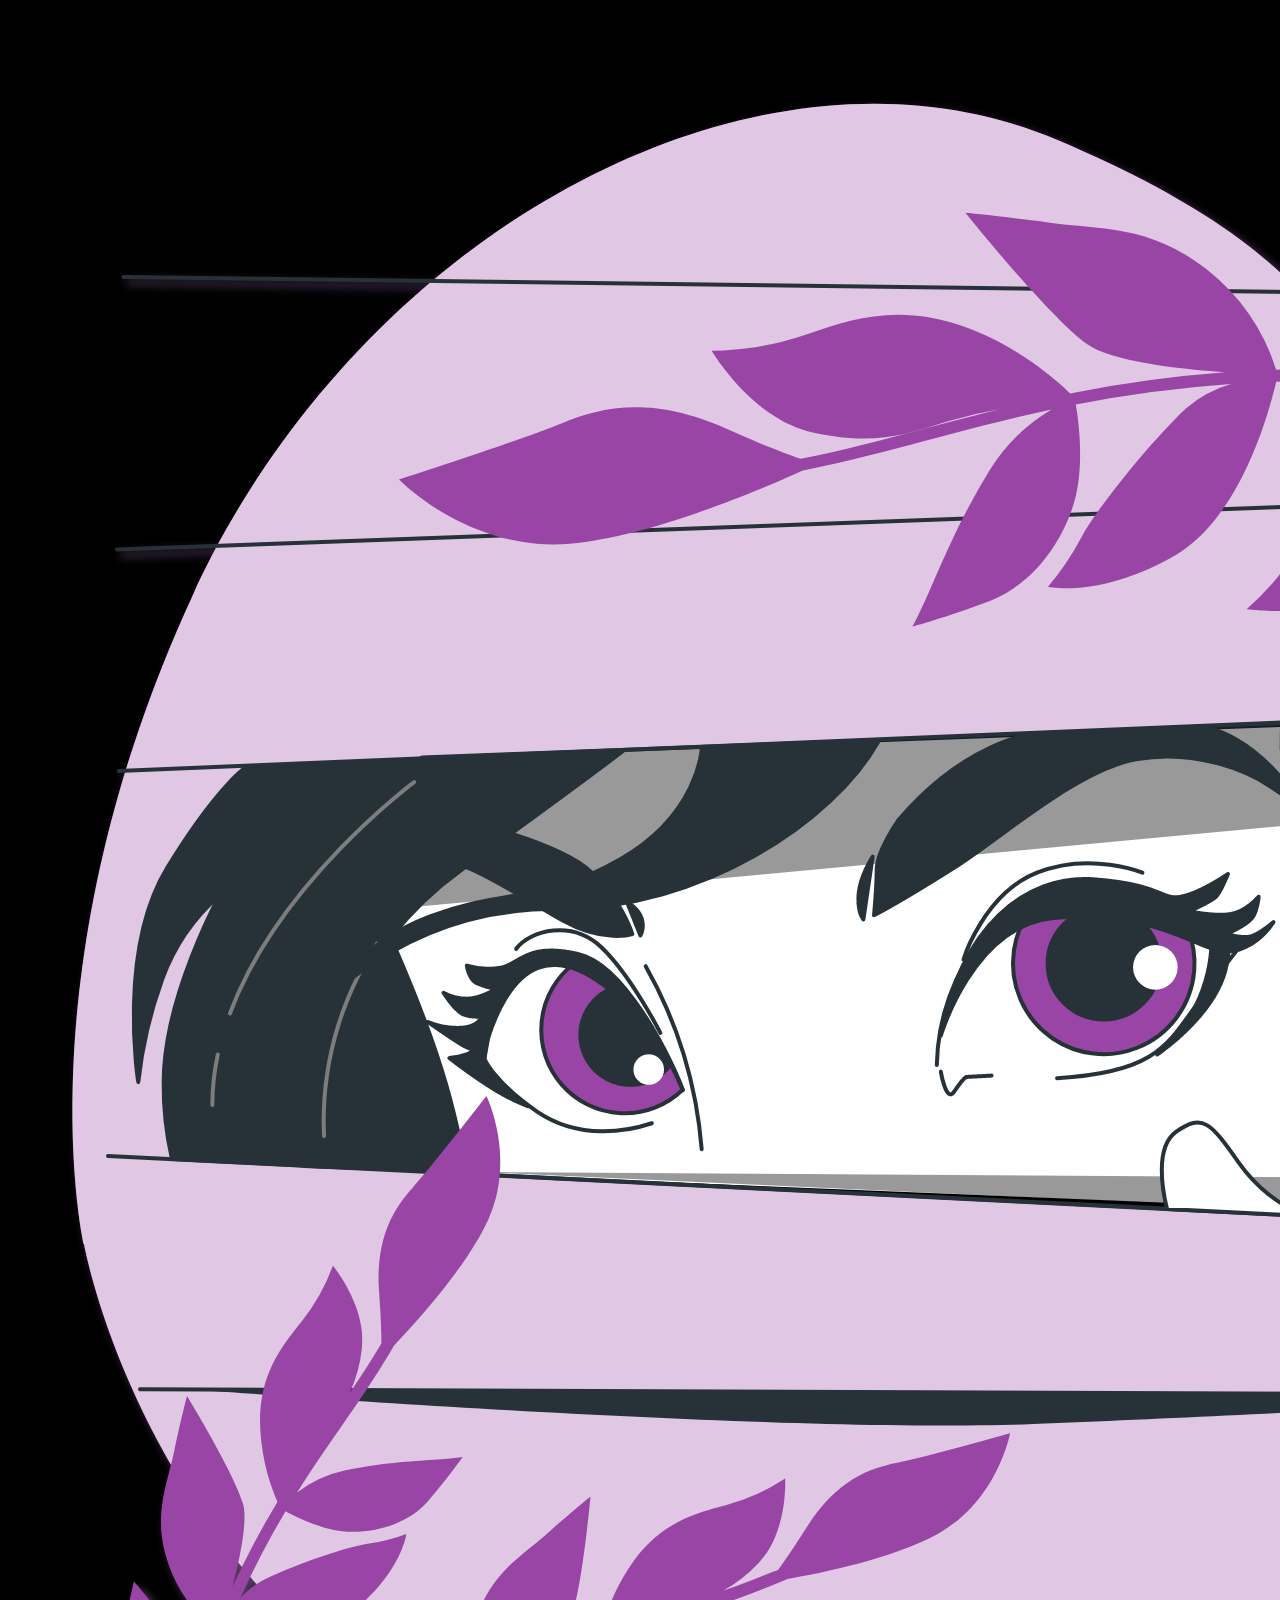
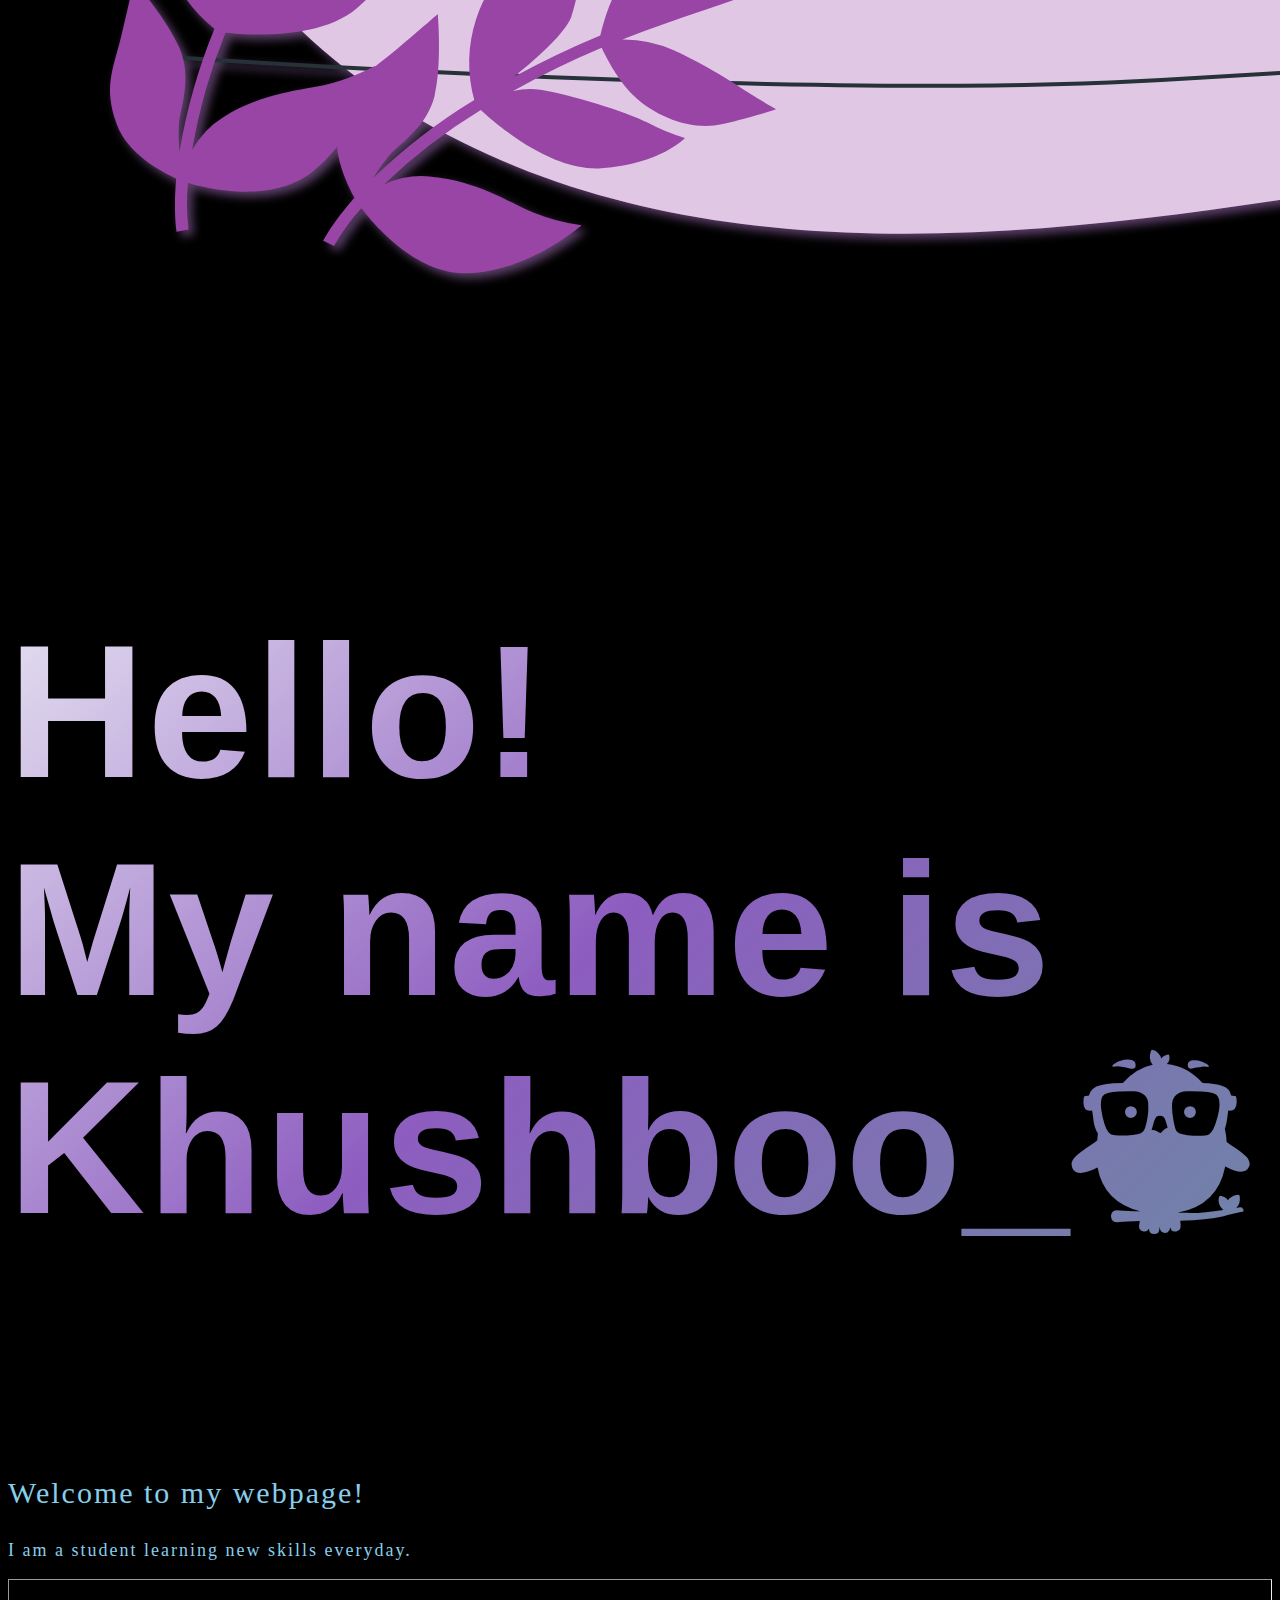
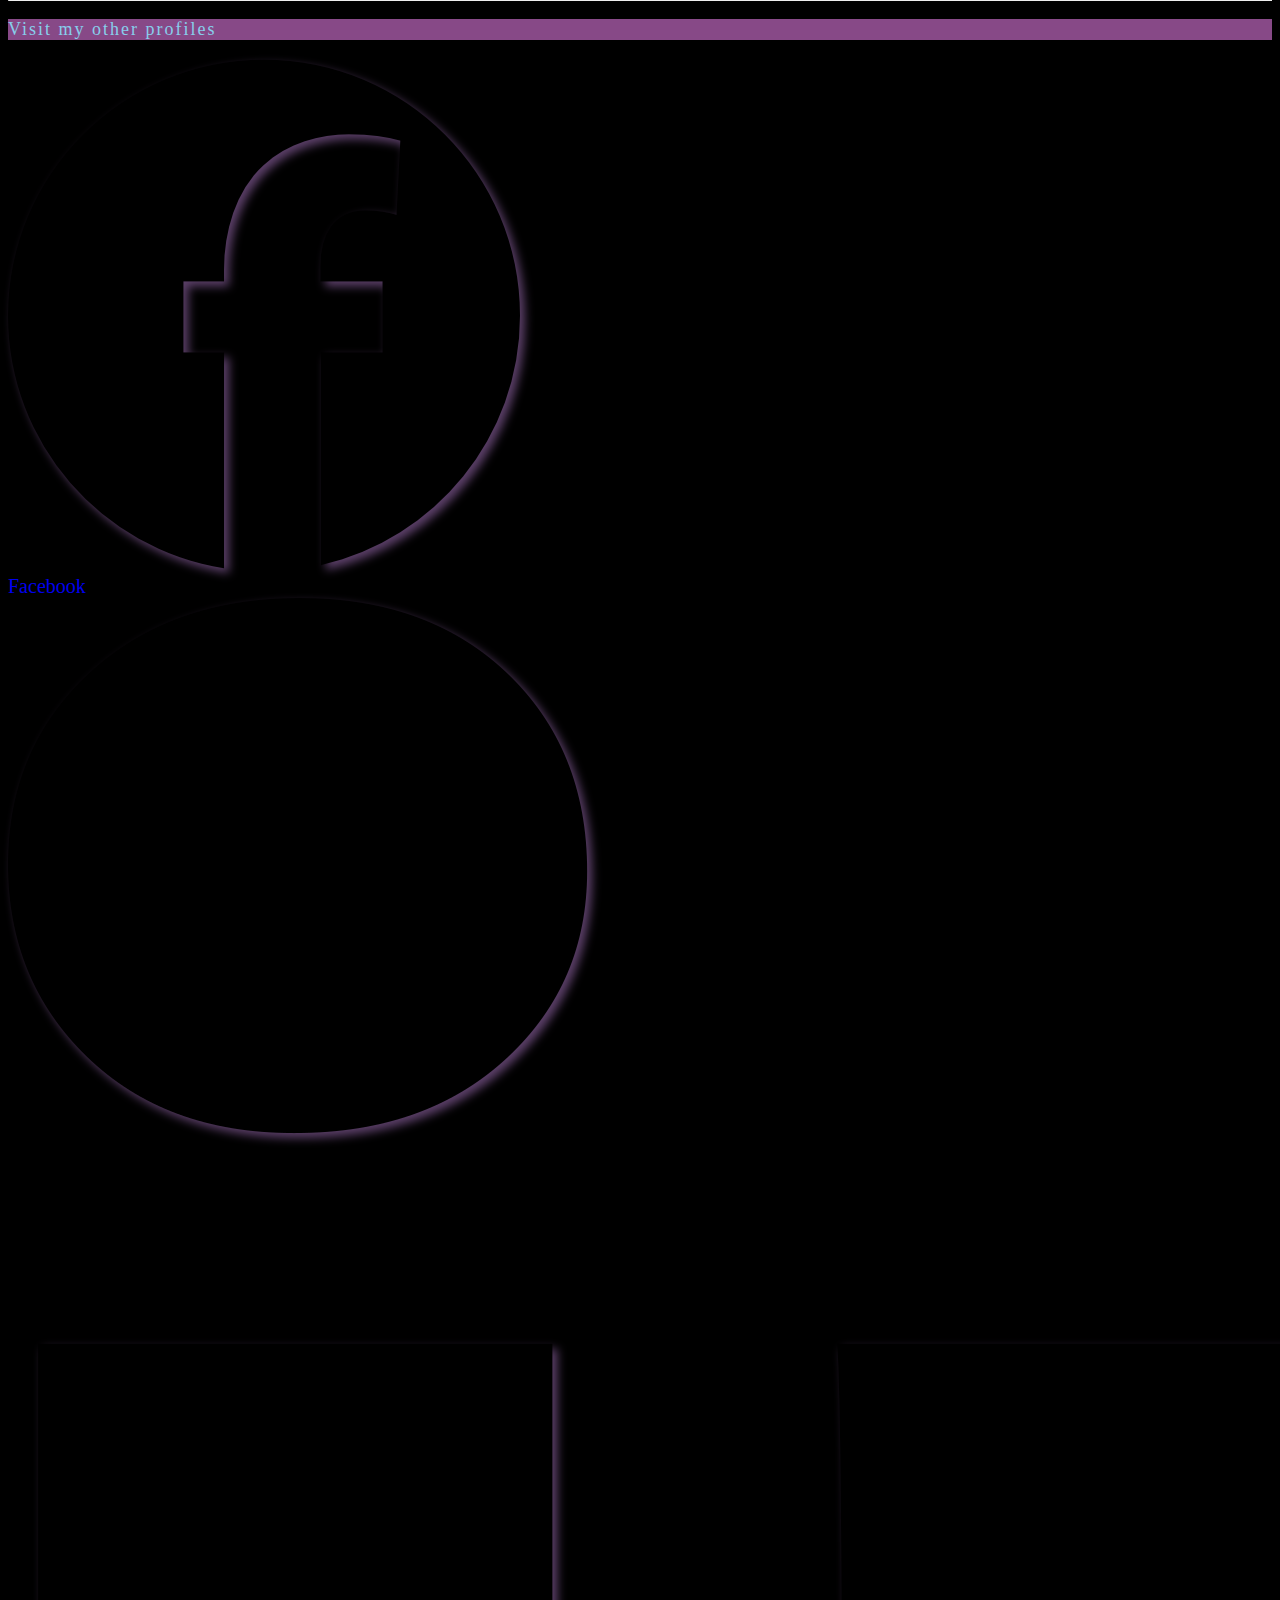
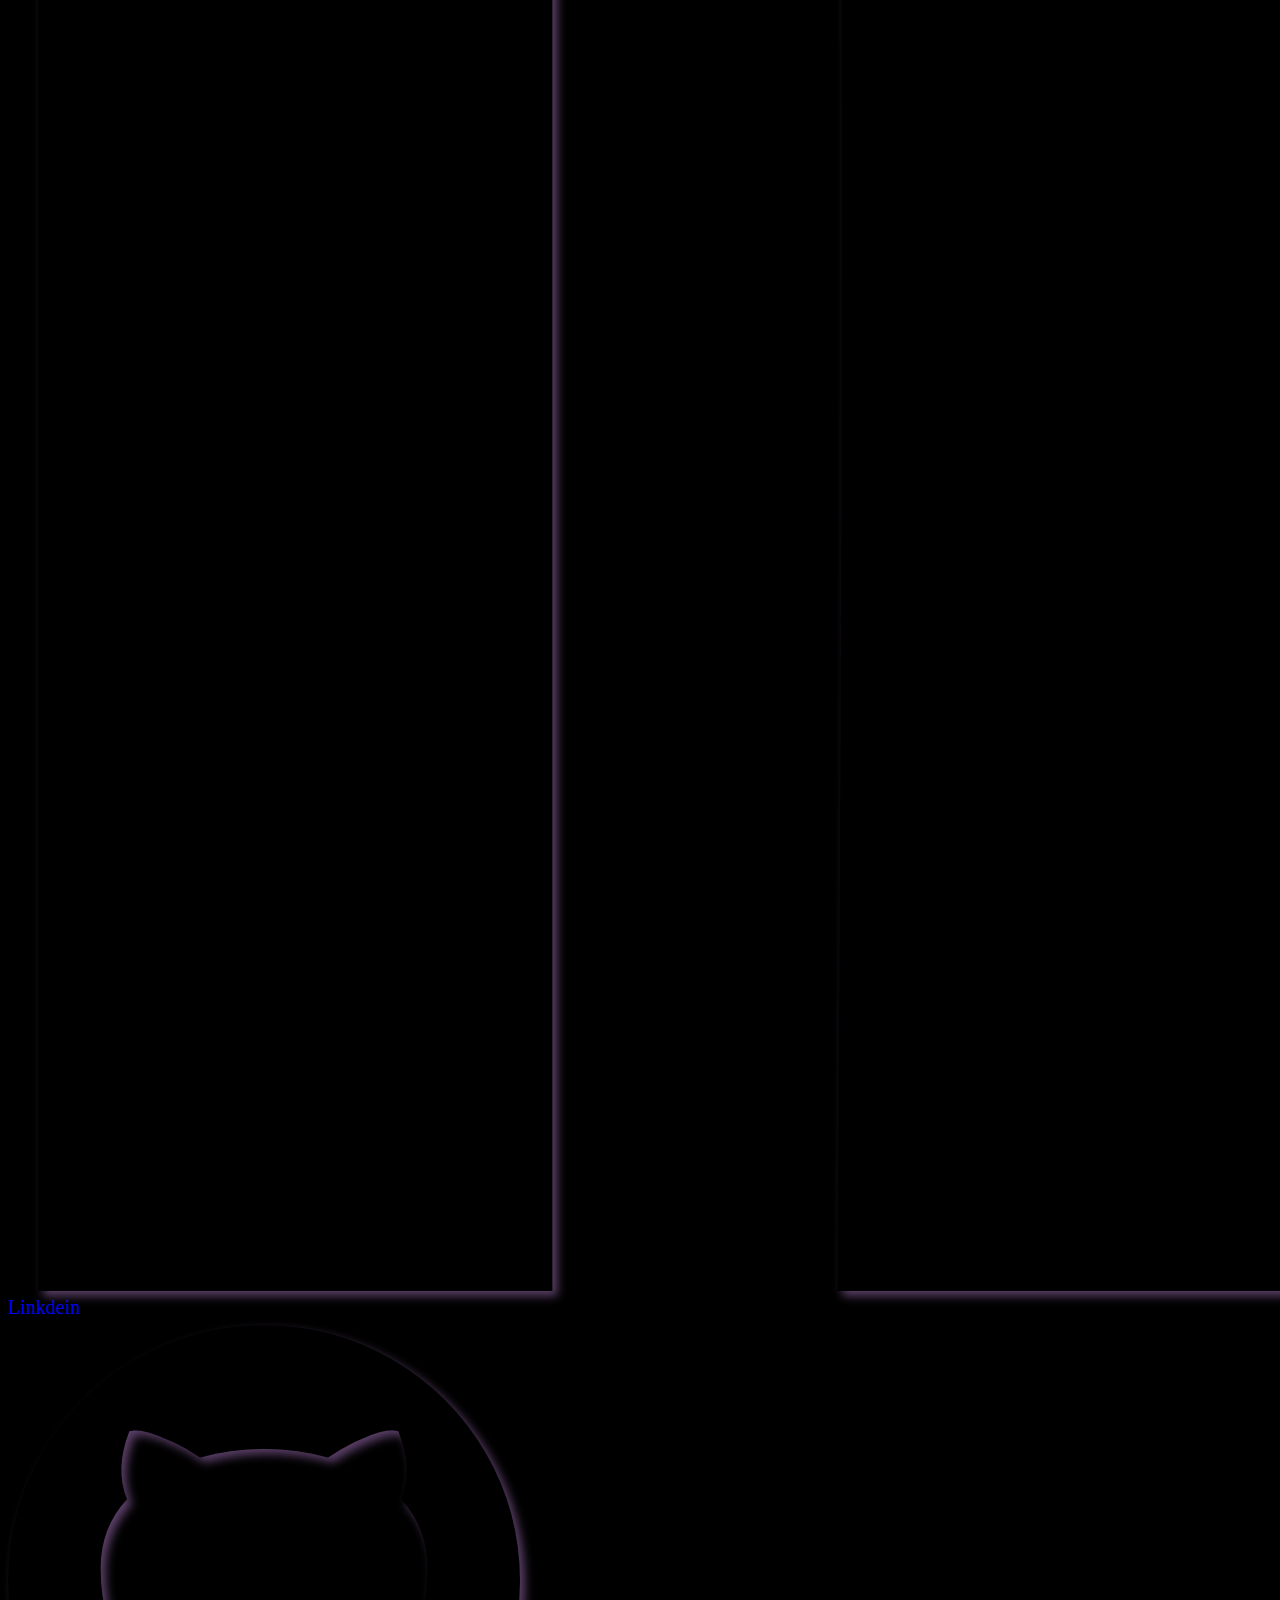
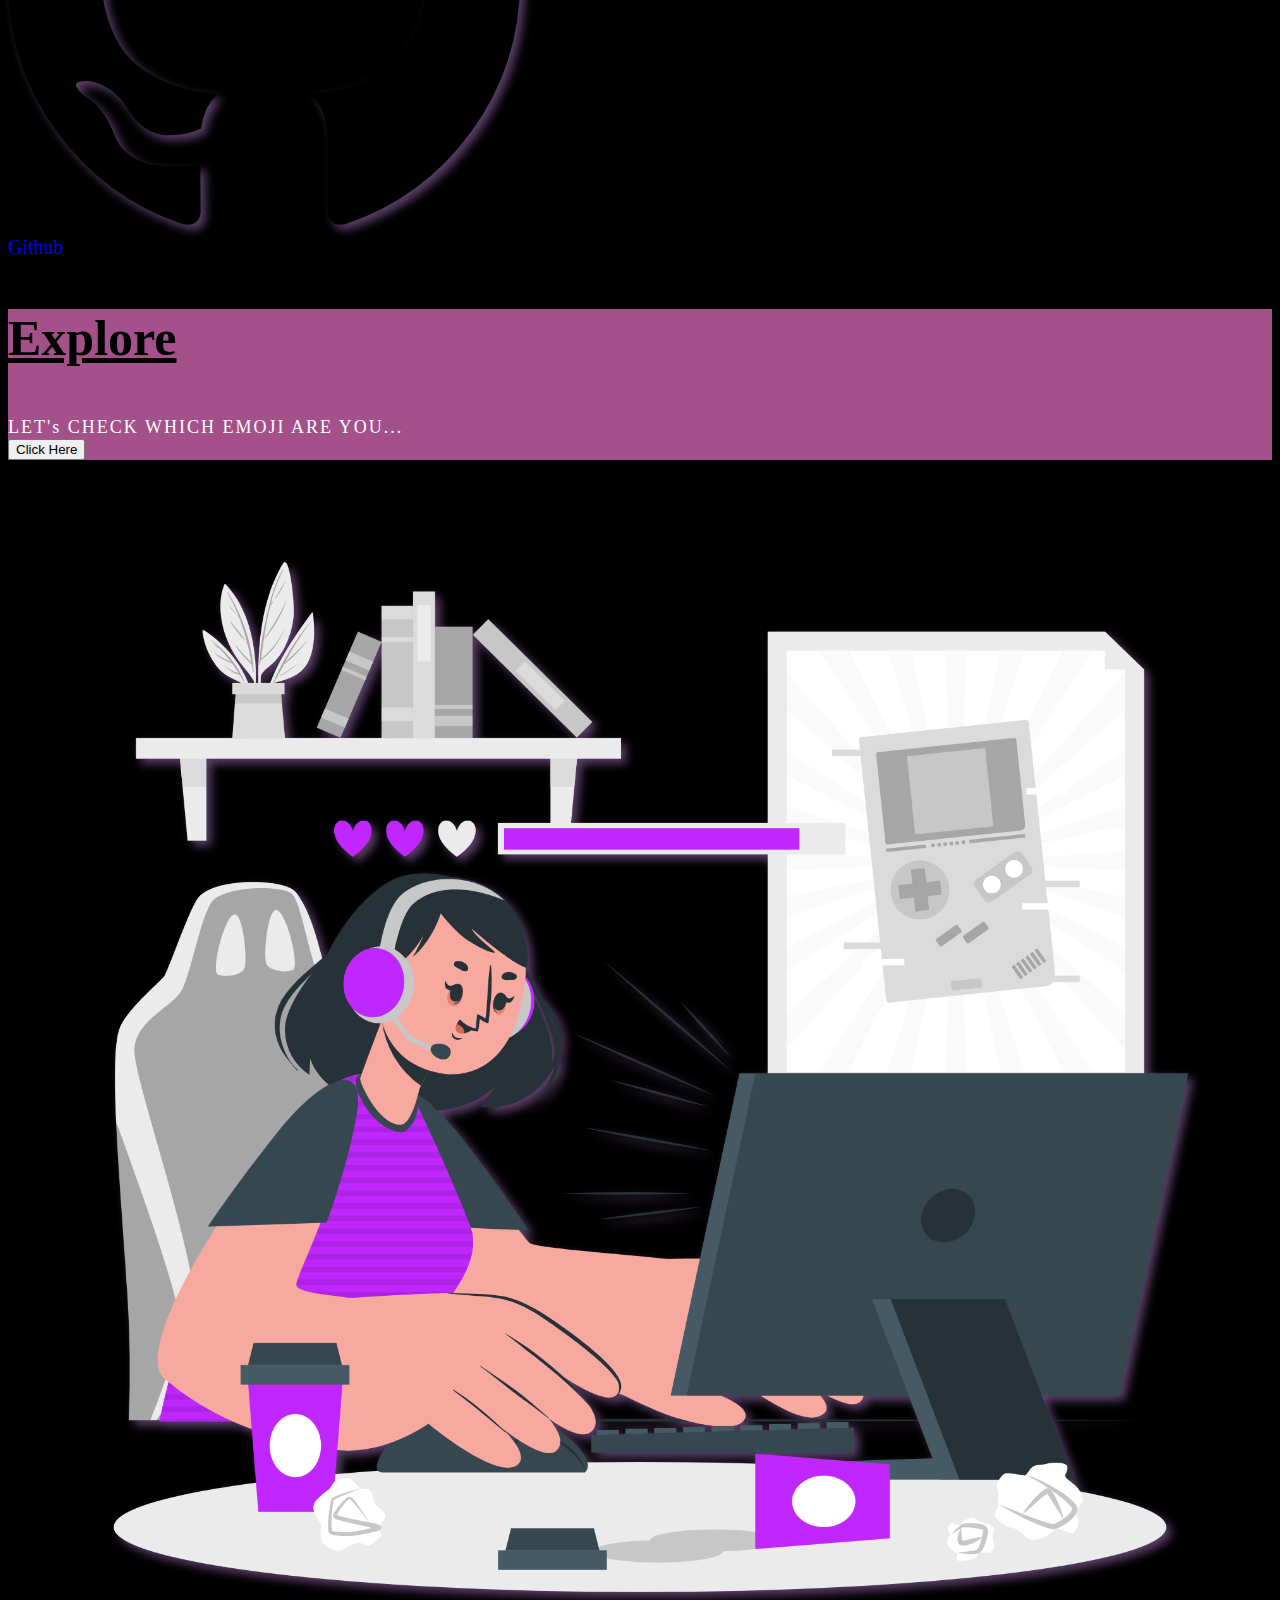
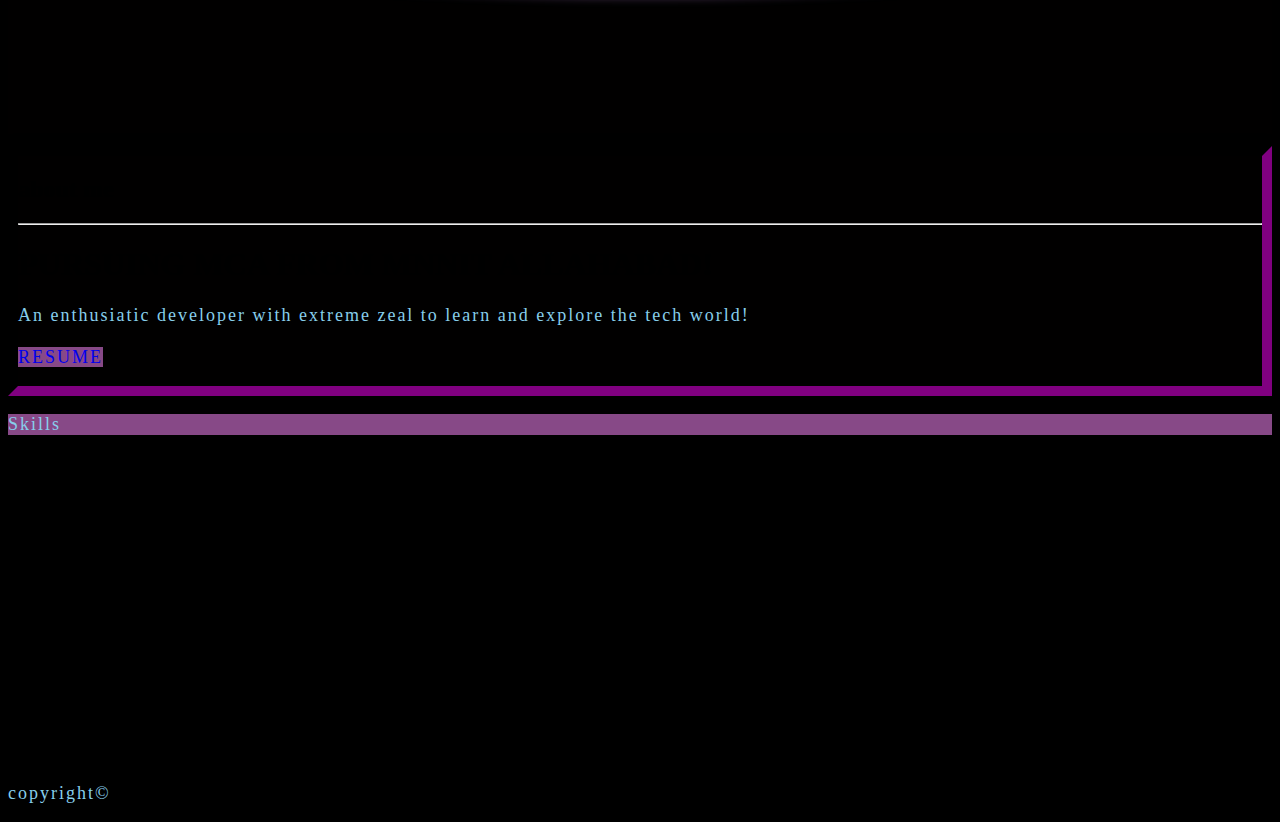
<file: index.html>
<!DOCTYPE html>
<html lang="en">

<head>
    <meta charset="UTF-8">
    <meta http-equiv="X-UA-Compatible" content="IE=edge">
    <meta name="viewport" content="width=device-width, initial-scale=1.0">
    <link rel="stylesheet" href="style.css">
    <link href="https://cdn.jsdelivr.net/npm/bootstrap@5.0.2/dist/css/bootstrap.min.css" rel="stylesheet"
        integrity="sha384-EVSTQN3/azprG1Anm3QDgpJLIm9Nao0Yz1ztcQTwFspd3yD65VohhpuuCOmLASjC" crossorigin="anonymous">
    <link rel="stylesheet" href="https://cdnjs.cloudflare.com/ajax/libs/font-awesome/5.15.3/css/all.min.css">
    
    <title>Document</title>
</head>
 
<body>

    <div class="container-fluid p-5 nav">
        <div class="row">
            <div class="col-md-4 ">
                <img src="Eyes-bro.png" alt="" srcset="" class="h-100 w-75 firstImage">
            </div>
            <div class="col-md-8 p-sm-1 headingContainer">
                <p class="heading display-5 fw-bold mt-2 animate-charcter"> 
                 Hello! <br> My name is <b style="color: white;">Khushboo_<i class="fab fa-earlybirds icon"></i> </b> 
             </p>
                <p style="font-size: 30px;"> <b>Welcome to my webpage!</b> </p>
                <p>I am a student learning new skills everyday.</p>
                <hr style="height: 20px;color: skyblue;">
                
            </div>
        </div>
    </div>

    <div class="container-fluid bg-dark p-3">
        <div class="row text-center justify-content-center text-light p-2">
            <p class="text-center text-light display-6 p-3 w-100 fw-normal pt-2" style="background-color: rgb(135, 73, 135);">Visit my other profiles</p>
            <div class="col-md-3 p-3 profileLinks">
                <img src="fb.png" alt="" class="h-70 w-25">
                <br>
                <a href="https://www.facebook.com/profile.php?id=100035310024352">Facebook</a> </div>
            <div class="col-md-3 p-3 profileLinks">
                <img src="ln.png" alt="" class="h-70 w-25">
                <br>
                <a href="https://www.linkedin.com/in/khushboo-kumari-4a29021ba/">Linkdein</a></div>
            <div class="col-md-3 p-3 profileLinks">
                <img src="github.png" alt="" class="h-70 w-25">
                <br>
                <a href="https://github.com/khushboo23-svg">Github</a></div>
        </div>
    </div>

    <div class="container-fluid belowNav p-3">
        <h3 class="text-center explore mb-2">Explore</h3>
        <div class="row justify-content-center my-5">
            <div class="col-md-8 justify-content-center">
                <p class="text-center display-6" style="color: white;">LET's CHECK WHICH EMOJI ARE YOU... <br> <a href="nameEmoji.html"><button class="btn btn-outline-light mb-0 mt-5">Click Here</button></a></p>
            </div>
        </div>
    </div>

    <div class="container-fluid about">
        <div class="row justify-content-evenly p-5 aboutbg">
            <div class="col-md-4">
                <img src="i.png" alt="" class="i">
            </div>
            <div class="col-lg-6 aboutme my-5 p-lg-5 p-md-1 p-sm-0 col-sm-12">
                <h2 class="text-center text-capitalize text-light">about me</h2>
                <hr class="text-light">
                <h1 class="text-center">PURSUING MCA FROM MNNIT ALLAHABAD!</h1>
                <p class="text-center p-3">An enthusiatic developer with extreme zeal to learn and explore the tech world! <br> <br>
                    <a href="file:///C:/Users/KHUSHBOO%20KUMARI/Downloads/Khushboo's%20Resume%20(3)%20(3).pdf" download="newfilename" style="text-decoration: none; background-color: rgb(135, 73, 135);" class="text-light p-2 mb-5 mt-3" >RESUME</a>
                </p>
                
            </div>
        </div>
    </div>

    

    
    <div class="container-fluid">
        <div class="row text-center justify-content-center">
            <div class="col-md-12">
                <p class="text-center display-6 fw-normal text-light w-100" style="background-color: rgb(135, 73, 135);">Skills</p>
            </div>
            <div class="col-md-3 text-light text-center bg-dark p-3 m-2">
                <h2>HTML</h2>
            </div>
            <div class="col-md-3 text-light text-center bg-dark p-3 m-2">
                <h2>CSS</h2>
            </div>
            <div class="col-md-3 text-light text-center bg-dark p-3 m-2">
                <h2>JAVASCRIPT</h2>
            </div>
            <div class="col-md-3 text-light text-center bg-dark p-3 m-2">
                <h2>BOOTSTRAP</h2>
            </div>
            <div class="col-md-3 text-light text-center bg-dark p-3 m-2">
                <h2>NODEJS</h2>
            </div>
            <div class="col-md-3 text-light text-center bg-dark p-3 m-2">
                <h2>MONGODB</h2>
            </div>
            <div class="col-md-3 text-light text-center bg-dark p-3 m-2">
                <h2>PROBLEM SOLVING</h2>
            </div>
        </div>
    </div>

     

    <div class="container-fluid p-2 footer">
        <div class="row">
            <p class="col-lg-6 col-md-4">
                copyright© 
            </p>
        </div>
    </div>
</body>

</html>
</file>
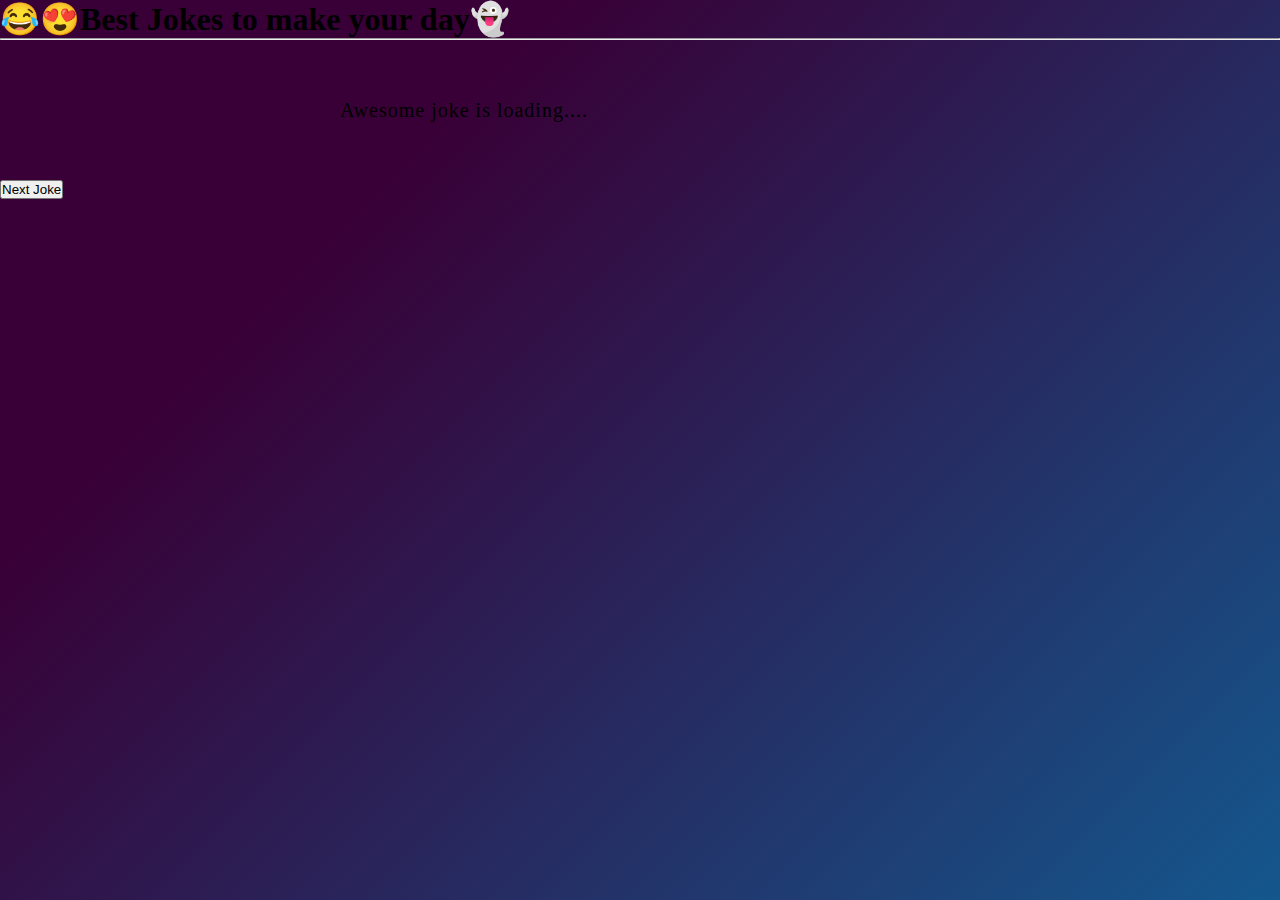
<file: jokes.html>
<!DOCTYPE html>
<html lang="en">

<head>
    <meta charset="UTF-8">
    <meta http-equiv="X-UA-Compatible" content="IE=edge">
    <meta name="viewport" content="width=device-width, initial-scale=1.0">
    <link href="https://cdn.jsdelivr.net/npm/bootstrap@5.1.0/dist/css/bootstrap.min.css" rel="stylesheet"
        integrity="sha384-KyZXEAg3QhqLMpG8r+8fhAXLRk2vvoC2f3B09zVXn8CA5QIVfZOJ3BCsw2P0p/We" crossorigin="anonymous">
    <title>Document</title>
    <style>
        * {
            margin: 0;
            padding: 0;
        }

        body {
            background-color: rgba(8, 8, 70, 0.932);
            background-image: linear-gradient(315deg, #14578d 0%, #380036 74%);
            height: 100vh;
            justify-content: center;
            align-items: center;
        }


        .joke {
            font-size: 20px;
            letter-spacing: 1px;
            line-height: 40px;
            margin: 50px auto;
            max-width: 600px;
        }
    </style>
</head>

<body>
    <div class="container mt-5 p-5">
        <div class="row justify-content-center mt-5">
            <div class="col-md-8">
                <h1 class="text-center text-primary display-4">😂😍Best Jokes to make your day👻</h1>
                <hr>
                <div id="joke" class="joke text-center text-light">Awesome joke is loading....</div>
                <div class="row justify-content-center">
                    <div class="col-md-2 text-center">
                        <!-- <button id="jokeBtn" class="btn">Next Joke</button> -->
                        <button class="btn btn-outline-primary" id="jokeBtn">Next Joke</button>
                    </div>
                </div>
            </div>
        </div>
    </div>


    <script>
        //GET https://icanhazdadjoke.com/
        const jokes = document.querySelector('#joke');
        const jokeBtn = document.querySelector('#jokeBtn');
        
        //using async await
        const generateJokes = async () => {
            try {
                const setHeader = {
                    headers: {
                        Accept: "application/json"
                    }
                }
                const res = await fetch('https://icanhazdadjoke.com', setHeader);
                const data = await res.json();         //converting HTML data to json format
                jokes.innerHTML = data.joke;

            } catch (err) {
                console.log(`The error is : ${err}`);
            }
        }


        jokeBtn.addEventListener('click', generateJokes);
        generateJokes();
    </script>
</body>

</html>
</file>
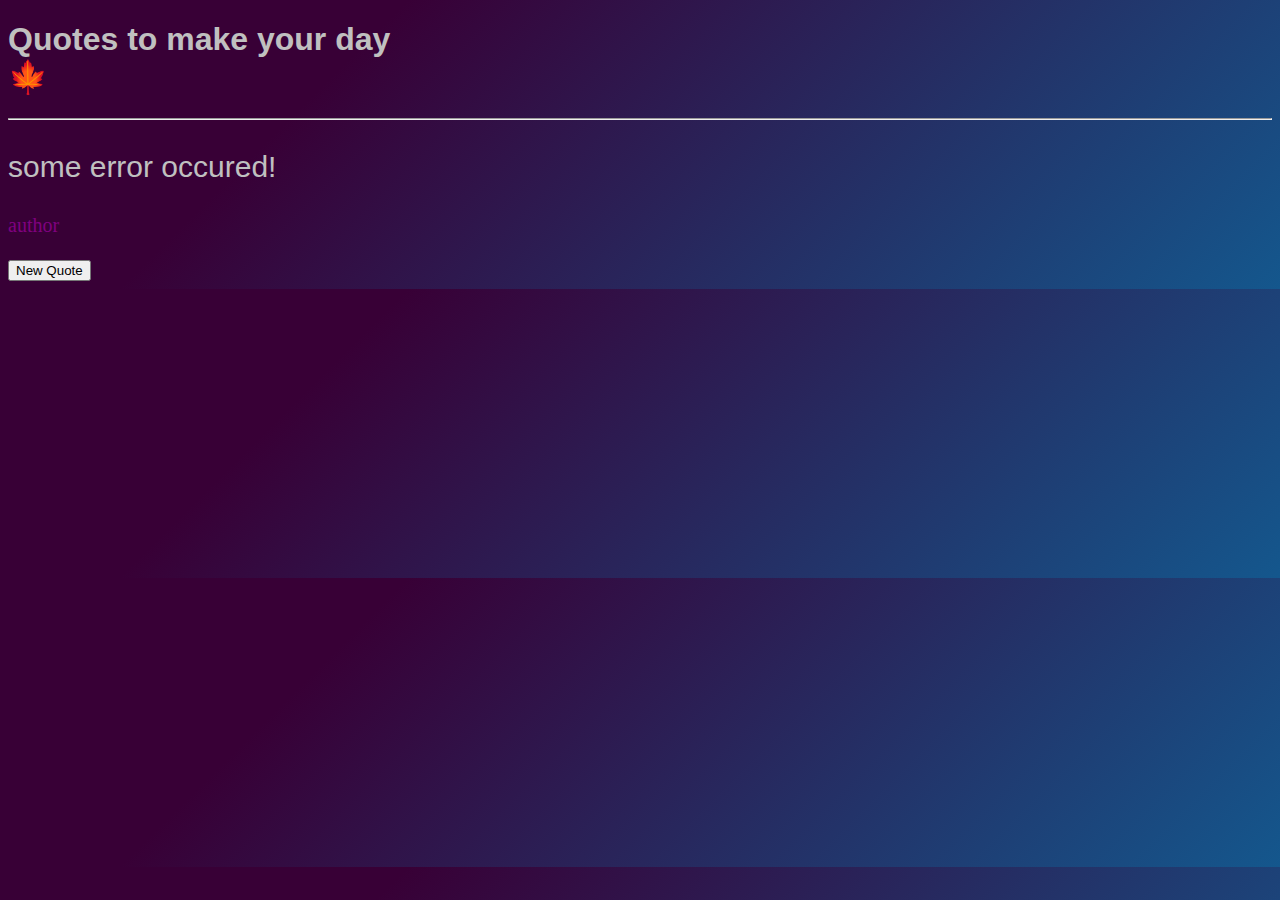
<file: quotes.html>
<!DOCTYPE html>
<html lang="en">

<head>
    <meta charset="UTF-8">
    <meta http-equiv="X-UA-Compatible" content="IE=edge">
    <meta name="viewport" content="width=device-width, initial-scale=1.0">
    <link href="https://cdn.jsdelivr.net/npm/bootstrap@5.0.2/dist/css/bootstrap.min.css" rel="stylesheet"
        integrity="sha384-EVSTQN3/azprG1Anm3QDgpJLIm9Nao0Yz1ztcQTwFspd3yD65VohhpuuCOmLASjC" crossorigin="anonymous">
    <link rel="stylesheet" href="quotesStyle.css">
    <title>Quote</title>
</head>

<body>
    <div class="container mt-5">
        <div class="row justify-content-center ">
            <div class="col-md-8">
                <h1 class="text-center text-capitalize text-primary mt-5 display-4">Quotes to make your day<br>🍁</h1>
                <hr>
                <div class="row justify-content-center my-5">
                    <div class="col-md-10">
                        <p class="text-center quote">Loading...</p>
                    </div>
                </div>
                <div class=" text-center orange">
                    <p class="author">author</p>
                    <button class="btn btn-outline-primary my-5" id="quoteBtn">New Quote</button>
                </div>
            </div>
        </div>
    </div>

    <script>
        let realData = "";
        const setQuote = () => {
            let rnum = Math.floor(Math.random() * 1000);
            document.querySelector('.quote').innerHTML = realData[rnum].text;
            document.querySelector('.author').innerHTML = "~"+realData[rnum].author;
        };
        const getQuotes = async () => {
            const api = "https://type.fit/api/quotes";
            try {
                let data = await fetch(api);
                realData = await data.json();
                setQuote();
            } catch (err) {
                document.querySelector('.quote').innerHTML = "some error occured!";
            }
        };        
        document.getElementById('quoteBtn').addEventListener('click', getQuotes);
        getQuotes();
    </script>
    
</body>

</html>
</file>
<file: style.css>
@import url('http://fonts.cdnfonts.com/css/riesling');
body{
    background-color: black;
    overflow-x: hidden;
}
video{
    height: 400px;
    width: 300px;
}
.container-fluid{
    background-color: black;
}
.heading{
    font-family: 'Riesling', sans-serif;   
    font-size: 80px;    
    font-weight:bold;     
    color: rgb(148, 36, 148);     
    
}
.profileLinks{
    font-size: 20px;
    text-decoration: none;
}
.profileLinks a{
    text-decoration: none;
}
.profileLinks:hover{
    background-color: skyblue;
    color: black;
    font-weight: bold;
}

p{
    font-size: 18px;
    font-weight: lighter;
    color: skyblue;
    letter-spacing: 2px;
}
p:hover{
    transition: 1s;
    color: silver;
}
.belowNav{
    background-color: #a4508b;
    background-image: linear-gradient(326deg, #a4508b 0%, #5f0a87 74%);
    background-size: cover;
    background-attachment: fixed; 
}
.belowNav .explore{
    color: black;
    text-decoration: underline;
    /* font-family: 'Riesling', sans-serif;  */
    font-size: 50px;
    font-weight: bold;
}
.cards:hover{
    transform: scale(1.05); 
    transition: 0.5s;
   
 }
 .icon{
    color: skyblue;
 }
 .iconColor{
     color: rgb(148, 24, 148);
 }
.about{
    background-size: cover;
    background-attachment: fixed;
}
.aboutbg{
    background: rgba(1, 0, 0, 0.74);
}
.aboutme{
    background: rgba(1, 0, 0, 0.89);
    box-shadow: rgba(0, 0, 0, 0.35) 0px 5px 15px;
    border-right: 10px solid purple;
    border-bottom: 10px solid purple;
    border-top: 10px solid black;
    border-left: 10px solid black;
}
.aboutme:hover{
    transform: scale(1.05); 
    transition: 1s ease-in-out;
    border-right: 10px solid black;
    border-bottom: 10px solid black;
    border-top: 10px solid purple;
    border-left: 10px solid purple;
}
.me:hover{
    transform: rotate(360deg);
    transition: 2s;
    color: yellow;
}
.i{
    height: 100%;
    width: 100%;
}
.contact{
    background: url("1.jpg") center center no-repeat;
    background-size: cover;
    background-attachment: fixed;
    color: white;
}
.contactform{
    background: rgba(94, 34, 134, 0.61);
}
.callme{
    height: 100%;
    width: 100%;
}
.footer{
    font-size: 10px;
}
img {
    -webkit-filter: drop-shadow(5px 5px 5px rgb(121, 73, 144) );
    filter: drop-shadow(5px 5px 5px rgb(91, 63, 104));
  }
.firstImage{
    -webkit-animation: mover 2s infinite  alternate;
    animation: mover 2s infinite  alternate;
}
@-webkit-keyframes mover {
    0% { transform: translateY(0); }
    100% { transform: translateY(-20px); }
}
@keyframes mover {
    0% { transform: translateY(0); }
    100% { transform: translateY(-20px); }
}

.animate-charcter
{
   /* text-transform: uppercase; */
  background-image: linear-gradient(
    -225deg,
    #e5e1f1 0%,
    #8d5dc0 29%,
    #698da1 67%,
    #00d5ff 100%
  );
  background-size: auto auto;
  background-clip: border-box;
  background-size: 200% auto;
  color: #fff;
  background-clip: text;
  text-fill-color: transparent;
  -webkit-background-clip: text;
  -webkit-text-fill-color: transparent;
  animation: textclip 2s linear infinite;
  display: inline-block;
      font-size: 190px;
}
@keyframes textclip {
    to {
      background-position: 200% center;
    }
  }
</file>
<file: quotesStyle.css>
@import url('http://fonts.cdnfonts.com/css/glass-antiqua');
@import url('http://fonts.cdnfonts.com/css/noto-mono');
body{
   background-color: rgba(8, 8, 70, 0.932);
   background-image: linear-gradient(315deg, #14578d 0%, #380036 74%);
    color: silver;
}
h1{
    font-family: 'Glass Antiqua', sans-serif;                                                
}
.quote{
    font-size: 30px;
    font-family: 'Noto Mono', sans-serif;                                                     
}
.orange{
    color: purple;
    font-size: 20px;
}
</file>
